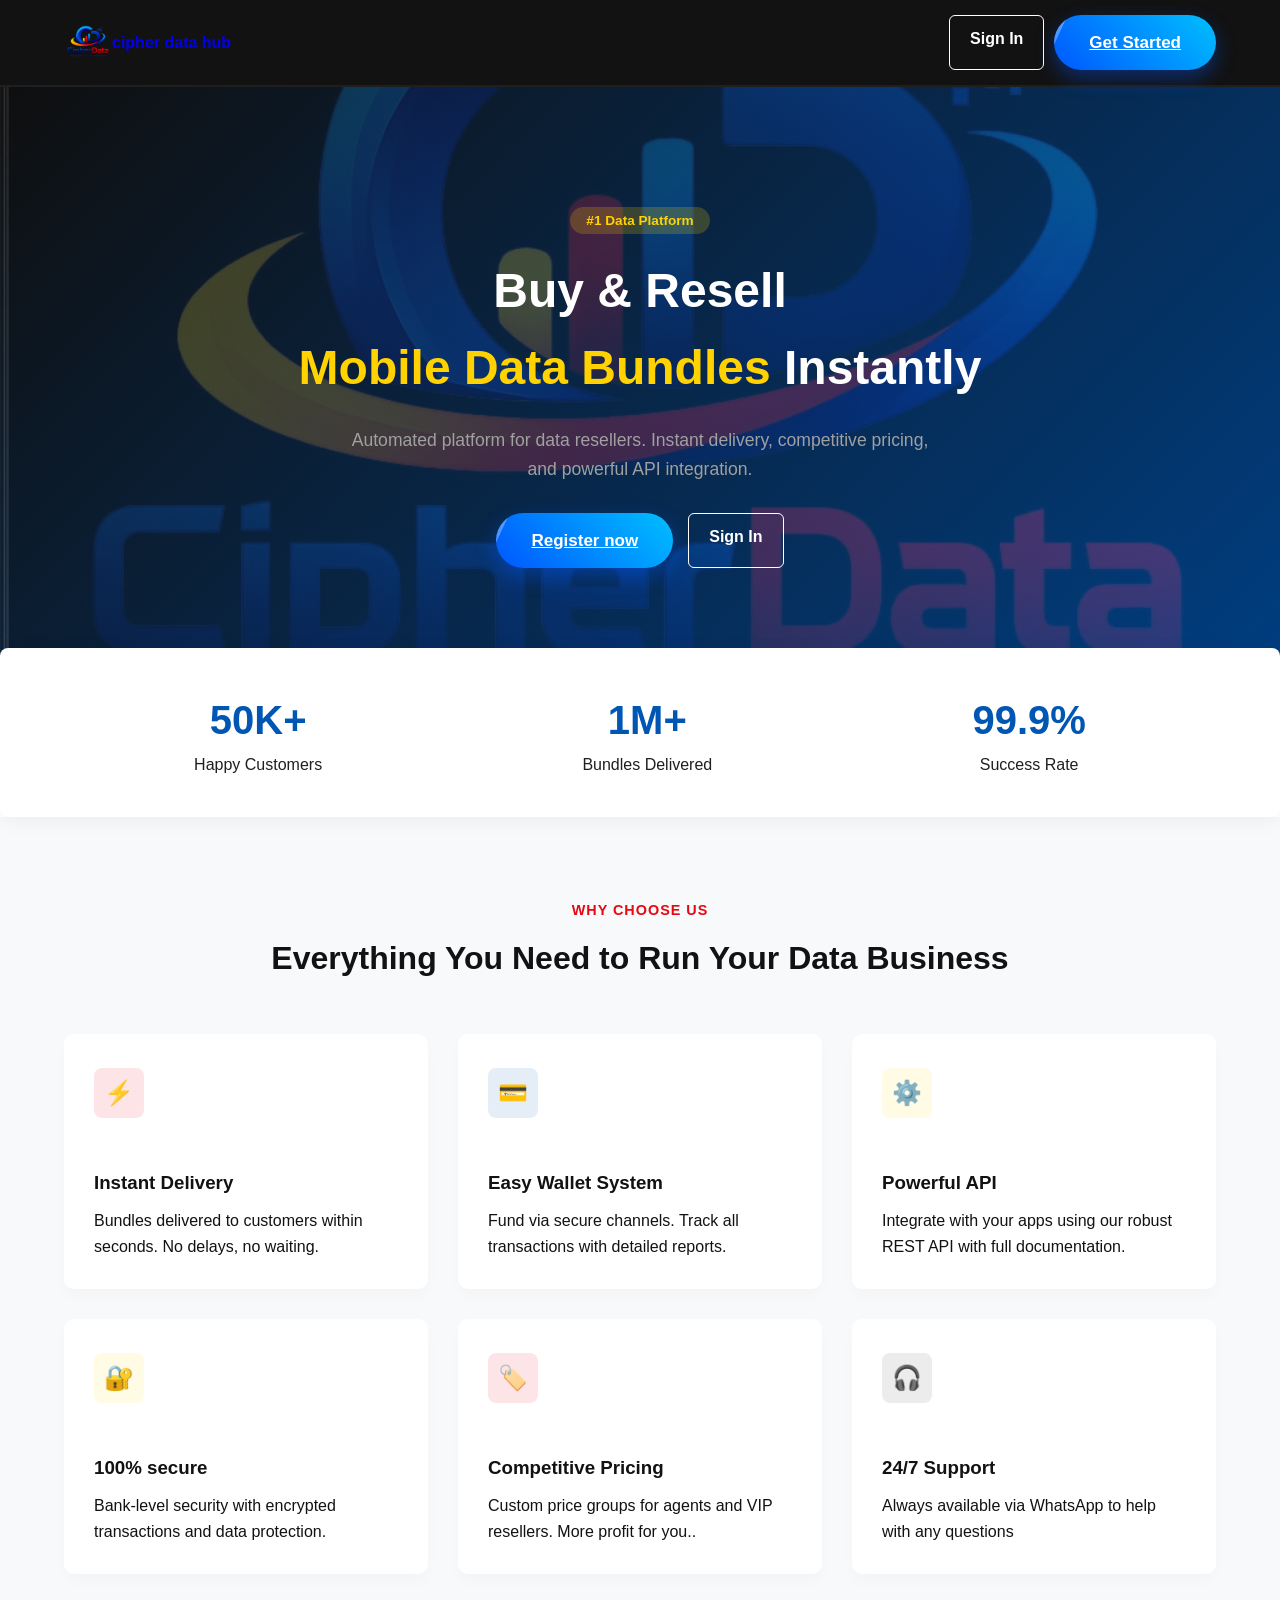
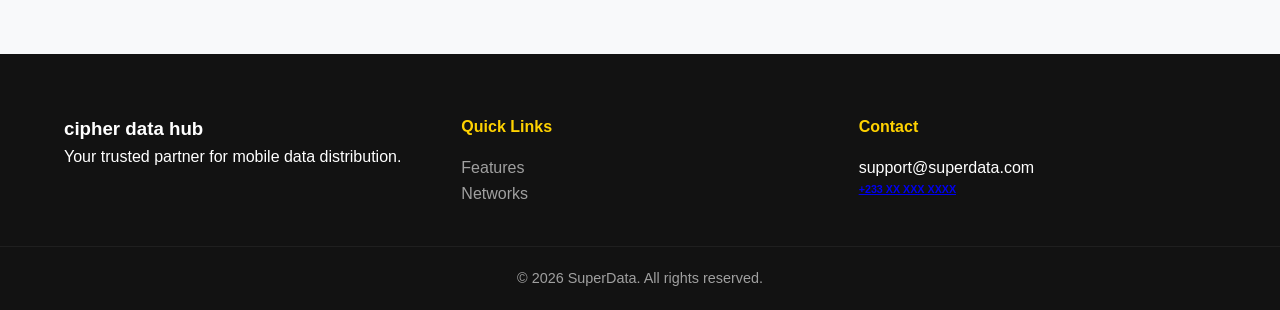
<file: index.html>
<!DOCTYPE html>
<html lang="en">
<head>
    <meta charset="UTF-8">
    <meta name="viewport" content="width=device-width, initial-scale=1.0">
    <title>CipherDataHub - Buy & Resell Mobile Data</title>
    <link rel="stylesheet" href="style.css">
        <link rel="icon" href="open.png" type="image/png">
</head>
<body>

    <header class="navbar">
        <div class="container nav-container">
            <a href="#" class="logo-group" aria-label="SuperData home">
                <img src="open.png" alt="SuperData logo" class="site-logo">
                <h4>cipher data hub</h4>
            </a>
            
            <!-- <nav class="nav-links">
                <a href="#">Features</a>
                <a href="#">Networks</a>
                <a href="#">How It Works</a>
            </nav> -->

            <div class="nav-actions">
                <a href="login.html" class="btn btn-outline">Sign In</a>
                <a href="register.html" class="staB">Get Started</a>
            </div>
        </div>
    </header>

    <section class="hero">
        <div class="container hero-container">
            <span class="badge">#1 Data Platform</span>
            <h1>Buy & Resell <br><span class="text-yellow">Mobile Data Bundles</span> Instantly</h1>
            <p>Automated platform for data resellers. Instant delivery, competitive pricing, and powerful API integration.</p>
            
                                <div class="hero-buttons">
                                    <a href="register.html" class="staB">Register now</a>
                                <a href="login.html" class="btn btn-outline-white">Sign In</a>
                        </div>
        </div>
    </section>

    <section class="stats">
        <div class="container stats-grid">
            <div class="stat-item">
                <h3>50K+</h3>
                <p>Happy Customers</p>
            </div>
            <div class="stat-item">
                <h3>1M+</h3>
                <p>Bundles Delivered</p>
            </div>
            <div class="stat-item">
                <h3>99.9%</h3>
                <p>Success Rate</p>
            </div>
        </div>
    </section>

    <section class="features">
        <div class="container">
            <div class="section-header">
                <span class="sub-badge">WHY CHOOSE US</span>
                <h2>Everything You Need to Run Your Data Business</h2>
            </div>

            <div class="features-grid">
                <div class="feature-card">
                    <div class="icon-box icon-red">⚡</div>
                    <h3>Instant Delivery</h3>
                    <p>Bundles delivered to customers within seconds. No delays, no waiting.</p>
                </div>
                <div class="feature-card">
                    <div class="icon-box icon-blue">💳</div>
                    <h3>Easy Wallet System</h3>
                    <p>Fund via secure channels. Track all transactions with detailed reports.</p>
                </div>
                <div class="feature-card">
                    <div class="icon-box icon-yellow">⚙️</div>
                    <h3>Powerful API</h3>
                    <p>Integrate with your apps using our robust REST API with full documentation.</p>
                </div>
                
                <div class="feature-card">
                    <div class="icon-box icon-yellow">🔐</div>
                    <h3>100% secure</h3>
                    <p>Bank-level security with encrypted transactions and data protection.</p>
                </div>
                <div class="feature-card">
                    <div class="icon-box icon-red">🏷️</div>
                    <h3>Competitive Pricing</h3>
                    <p>Custom price groups for agents and VIP resellers. More profit for you..</p>
                </div>
                 <div class="feature-card">
                    <div class="icon-box icon-gray">🎧</div>
                    <h3>24/7 Support</h3>
                    <p>Always available via WhatsApp to help with any questions</p>
                </div>
            </div>
            </div>
        </div>
    </section>

    <footer class="footer">
        <div class="container footer-grid">
            <div>
                <h3>cipher data hub</h3>
                <p>Your trusted partner for mobile data distribution.</p>
            </div>
            <div>
                <h4>Quick Links</h4>
                <ul>
                    <li><a href="#">Features</a></li>
                    <li><a href="#">Networks</a></li>
                </ul>
            </div>
            <div>
                <h4>Contact</h4>
                <p>support@superdata.com</p>
                <a href="http://"><p><h6>+233 XX XXX XXXX</h6></p></a>
            </div>
        </div>
        <div class="footer-bottom">
            <p>&copy; 2026 SuperData. All rights reserved.</p>
        </div>
    </footer>

</body>
</html>
</file>
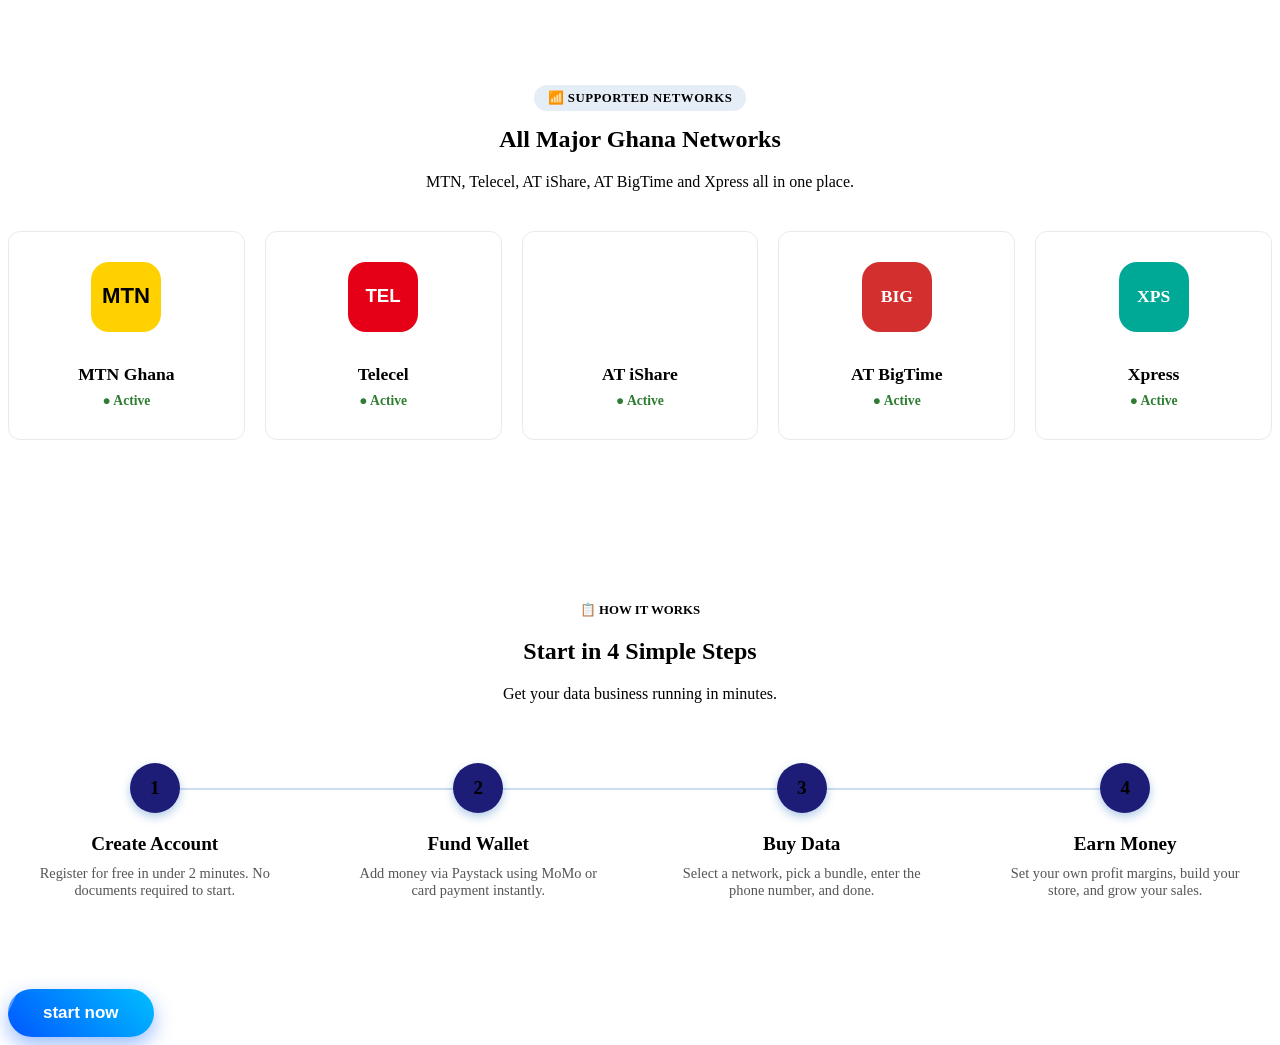
<file: info.html>
<!DOCTYPE html>
<html lang="en">
<head>
    <meta charset="UTF-8">
    <meta name="viewport" content="width=device-width, initial-scale=1.0">
    <title>Cheper Info</title>
        <link rel="icon" href="open.png" type="image/png">
</head>
<body>
   <section class="networks">
        <div class="container">
            <div class="section-header">
                <span class="badge-blue">📶 SUPPORTED NETWORKS</span>
                <h2>All Major Ghana Networks</h2>
                <p class="section-subtitle">MTN, Telecel, AT iShare, AT BigTime and Xpress all in one place.</p>
            </div>

            <div class="networks-grid">
                <div class="network-card">
                    <div class="network-logo network-logo-img mtn-bg">
                        <img src="mtn-logo.svg" alt="MTN logo">
                    </div>
                    <h3>MTN Ghana</h3>
                    <span class="status-active">● Active</span>
                </div>
                <div class="network-card">
                    <div class="network-logo network-logo-img telecel-bg">
                        <img src="telecel-logo.svg" alt="Telecel logo">
                    </div>
                    <h3>Telecel</h3>
                    <span class="status-active">● Active</span>
                </div>
                <div class="network-card">
                    <div class="network-logo at-bg">iSH</div>
                    <h3>AT iShare</h3>
                    <span class="status-active">● Active</span>
                </div>
                <div class="network-card">
                    <div class="network-logo bigtime-bg">BIG</div>
                    <h3>AT BigTime</h3>
                    <span class="status-active">● Active</span>
                </div>
                <div class="network-card">
                    <div class="network-logo xpress-bg">XPS</div>
                    <h3>Xpress</h3>
                    <span class="status-active">● Active</span>
                </div>
            </div>
        </div>
    </section>

    <section class="how-it-works">
        <div class="container">
            <div class="section-header">
                <span class="badge-outline">📋 HOW IT WORKS</span>
                <h2>Start in 4 Simple Steps</h2>
                <p class="section-subtitle">Get your data business running in minutes.</p>
            </div>

            <div class="steps-container">
                <div class="step-item">
                    <div class="step-number">1</div>
                    <h3>Create Account</h3>
                    <p>Register for free in under 2 minutes. No documents required to start.</p>
                </div>
                <div class="step-item">
                    <div class="step-number">2</div>
                    <h3>Fund Wallet</h3>
                    <p>Add money via Paystack using MoMo or card payment instantly.</p>
                </div>
                <div class="step-item">
                    <div class="step-number">3</div>
                    <h3>Buy Data</h3>
                    <p>Select a network, pick a bundle, enter the phone number, and done.</p>
                </div>
                <div class="step-item">
                    <div class="step-number">4</div>
                    <h3>Earn Money</h3>
                    <p>Set your own profit margins, build your store, and grow your sales.</p>
                </div>
            </div>
        </div>
    </section>
    <section>
        <button class="staB">start now</button>
    </section>
    <style>
        /* Networks Section */
.networks {
    padding: 80px 0;
    background-color: #FFFFFF;
    text-align: center;
}

.badge-blue {
    background-color: rgba(0, 86, 179, 0.1);
    color: var(--blue);
    padding: 6px 14px;
    border-radius: 20px;
    font-size: 0.8rem;
    font-weight: bold;
    letter-spacing: 0.5px;
}

.section-subtitle {
    color: var(--text-muted);
    margin-top: 10px;
    font-size: 1rem;
}

.networks-grid {
    display: grid;
    grid-template-columns: repeat(auto-fit, minmax(180px, 1fr));
    gap: 20px;
    margin-top: 40px;
}

.network-card {
    background: #FFFFFF;
    border: 1px solid #EAEAEA;
    border-radius: 12px;
    padding: 30px 20px;
    display: flex;
    flex-direction: column;
    align-items: center;
    transition: transform 0.2s, box-shadow 0.2s;
}

.network-card:hover {
    transform: translateY(-3px);
    box-shadow: 0 8px 24px rgba(0,0,0,0.05);
}

.network-logo {
    width: 70px;
    height: 70px;
    border-radius: 18px;
    display: flex;
    align-items: center;
    justify-content: center;
    font-weight: bold;
    color: #FFFFFF;
    font-size: 1.1rem;
    margin-bottom: 15px;
    overflow: hidden;
}

.network-logo img {
    width: 100%;
    height: 100%;
    object-fit: contain;
    display: block;
}

/* Network Specific Brand Colors */
.mtn-bg { background-color: var(--yellow); color: var(--black); }
.telecel-bg { background-color: var(--red); }
.at-bg { background-color: var(--blue); }
.bigtime-bg { background-color: #D32F2F; }
.xpress-bg { background-color: #00A896; }

.network-card h3 {
    font-size: 1.1rem;
    margin-bottom: 8px;
    color: var(--black);
}

.status-active {
    color: #2E7D32;
    font-size: 0.85rem;
    font-weight: 600;
}

/* How It Works Section */
.how-it-works {
    padding: 80px 0;
    background-color: var(--gray-light);
    text-align: center;
}

.badge-outline {
    border: 1px solid var(--blue);
    color: var(--blue);
    padding: 6px 14px;
    border-radius: 20px;
    font-size: 0.8rem;
    font-weight: bold;
}

.steps-container {
    display: grid;
    grid-template-columns: repeat(auto-fit, minmax(220px, 1fr));
    gap: 30px;
    margin-top: 50px;
    position: relative;
}

/* Line connecting steps on desktop screens */
@media (min-width: 992px) {
    .steps-container::before {
        content: '';
        position: absolute;
        top: 35px;
        left: 10%;
        width: 80%;
        height: 2px;
        background-color: rgba(0, 86, 179, 0.2);
        z-index: 1;
    }
}

.step-item {
    position: relative;
    z-index: 2;
    background: transparent;
    padding: 10px;
}

.step-number {
    width: 50px;
    height: 50px;
    background-color: rgb(29, 29, 119);
    color: var(--white);
    border-radius: 50%;
    display: flex;
    align-items: center;
    justify-content: center;
    font-weight: bold;
    font-size: 1.2rem;
    margin: 0 auto 20px;
    box-shadow: 0 4px 10px rgba(0, 86, 179, 0.3);
}

.step-item h3 {
    font-size: 1.2rem;
    margin-bottom: 10px;
    color: var(--black);
}

.step-item p {
    font-size: 0.9rem;
    color: #555555;
    max-width: 240px;
    margin: 0 auto;
}

/* Responsive fixes for small screens */
@media (max-width: 768px) {
    .networks-grid {
        grid-template-columns: repeat(2, 1fr); /* Two columns on mobile instead of row */
    }
    .steps-container {
        grid-template-columns: 1fr;
        gap: 40px;
    }
}
.staB {
    padding: 14px 35px;
    border: none;
    border-radius: 50px;
    background: linear-gradient(45deg, #0057ff, #00bfff);
    color: #fff;
    font-size: 17px;
    font-weight: bold;
    cursor: pointer;
    transition: all 0.3s ease;
    box-shadow: 0 8px 20px rgba(0, 87, 255, 0.4);
    position: relative;
    overflow: hidden;
}

.staB::before {
    content: "";
    position: absolute;
    top: 0;
    left: -100%;
    width: 100%;
    height: 100%;
    background: rgba(255,255,255,0.3);
    transform: skewX(-25deg);
    transition: 0.6s;
}

.staB:hover::before {
    left: 100%;
}

.staB:hover {
    transform: translateY(-5px) scale(1.05);
    box-shadow: 0 15px 30px rgba(0, 87, 255, 0.6);
}

.staB:active {
    transform: scale(0.95);
}
    </style> 
</body>
</html>
</file>
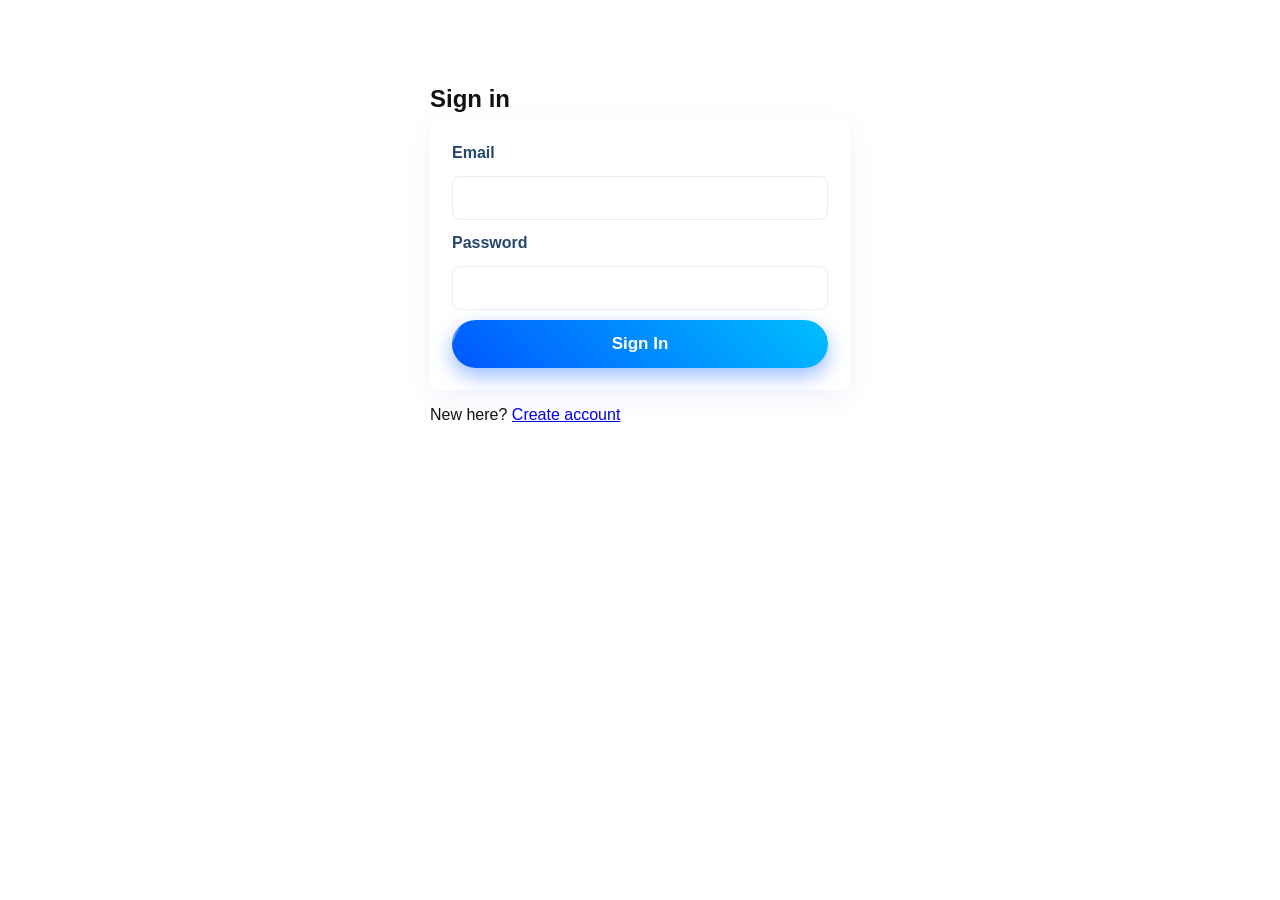
<file: login.html>
<!DOCTYPE html>
<html lang="en">
<head>
  <meta charset="utf-8">
  <meta name="viewport" content="width=device-width,initial-scale=1">
  <title>Login - CipherDataHub</title>
  <link rel="stylesheet" href="style.css">
</head>
<body>
  <div class="container" style="max-width:420px;margin:80px auto;">
    <h2>Sign in</h2>
    <form id="loginForm" class="auth-form">
      <label>Email</label>
      <input id="email" type="email" class="form-input" required>
      <label>Password</label>
      <input id="password" type="password" class="form-input" required>
      <button class="staB" type="submit">Sign In</button>
    </form>
    <p style="margin-top:12px">New here? <a href="register.html">Create account</a></p>
  </div>
  <script src="auth.js"></script>
  <script>
    document.getElementById('loginForm').addEventListener('submit', function(e){
      e.preventDefault();
      const email=document.getElementById('email').value.trim();
      const password=document.getElementById('password').value;
      const res=loginUser(email,password);
      if(!res.ok){ alert(res.msg); return; }
      alert('Signed in');
      window.location.href='index.html';
    });
  </script>
</body>
</html>
</file>
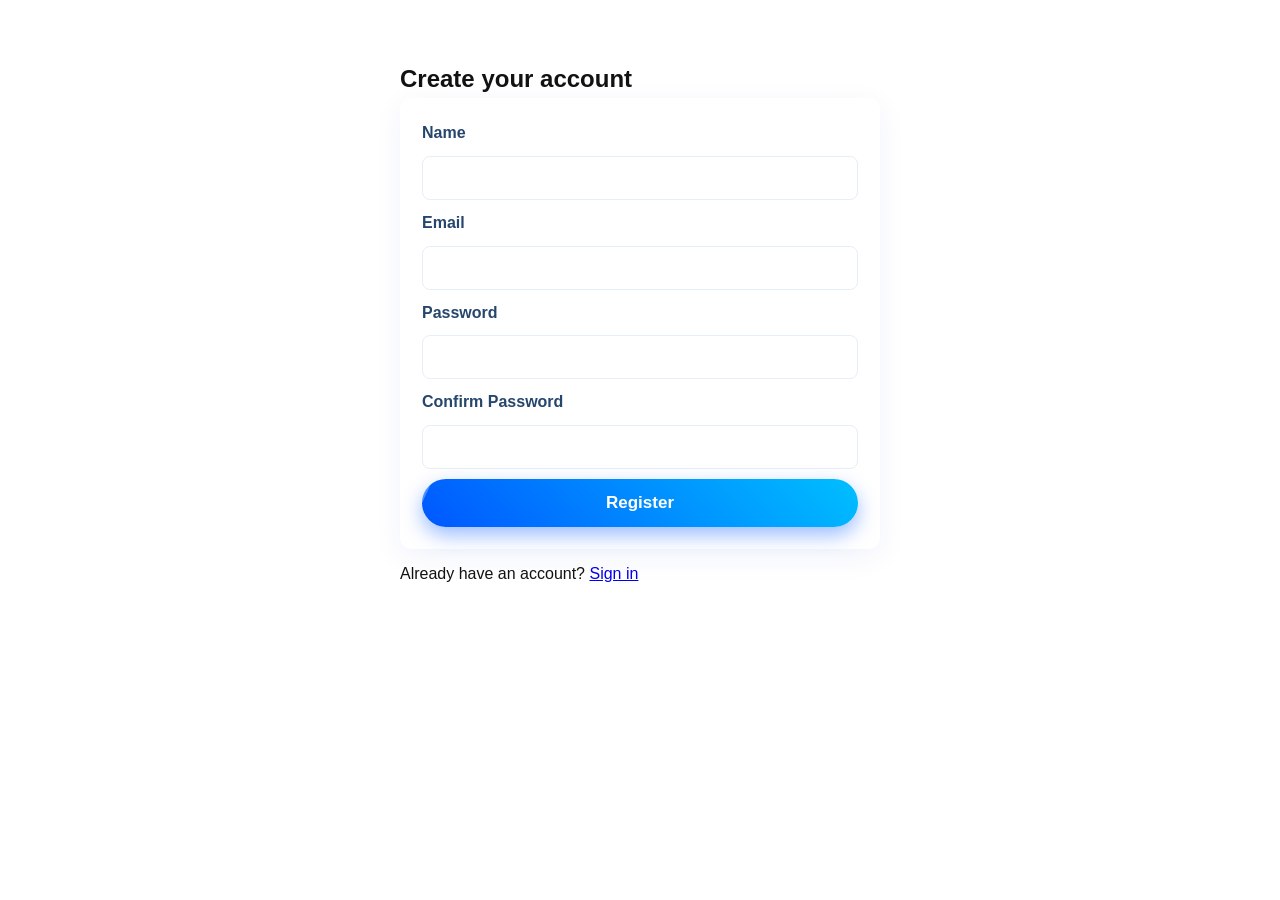
<file: register.html>
<!DOCTYPE html>
<html lang="en">
<head>
  <meta charset="utf-8">
  <meta name="viewport" content="width=device-width,initial-scale=1">
  <title>Register - CipherDataHub</title>
  <link rel="stylesheet" href="style.css">
</head>
<body>
  <div class="container" style="max-width:480px;margin:60px auto;">
    <h2>Create your account</h2>
    <form id="registerForm" class="auth-form">
      <label>Name</label>
      <input id="name" class="form-input" required>
      <label>Email</label>
      <input id="email" type="email" class="form-input" required>
      <label>Password</label>
      <input id="password" type="password" class="form-input" required>
      <label>Confirm Password</label>
      <input id="confirm" type="password" class="form-input" required>
      <button class="staB" type="submit">Register</button>
    </form>
    <p style="margin-top:12px">Already have an account? <a href="login.html">Sign in</a></p>
  </div>
  <script src="auth.js"></script>
  <script>
    document.getElementById('registerForm').addEventListener('submit', function(e){
      e.preventDefault();
      const name=document.getElementById('name').value.trim();
      const email=document.getElementById('email').value.trim();
      const password=document.getElementById('password').value;
      const confirm=document.getElementById('confirm').value;
      if(password!==confirm){ alert('Passwords do not match'); return; }
      const res=registerUser(name,email,password);
      if(!res.ok){ alert(res.msg); return; }
      alert('Registered — you are logged in');
      window.location.href='index.html';
    });
  </script>
</body>
</html>
</file>
<file: style.css>
/* Base Reset & Variables */
* {
    margin: 0;
    padding: 0;
    box-sizing: border-box;
    font-family: 'Segoe UI', Tahoma, Geneva, Verdana, sans-serif;
}

:root {
    --yellow: #FFD200;
    --red: #E50914;
    --blue: #0056B3;
    --white: #FFFFFF;
    --black: #121212;
    --gray-dark: #1F1F1F;
    --gray-light: #F8F9FA;
    --text-muted: #A0A0A0;
}

body {
    background-color: var(--white);
    color: var(--black);
    line-height: 1.6;
}

.container {
    width: 90%;
    max-width: 1200px;
    margin: 0 auto;
}

/* Navbar */
.navbar {
    background-color: var(--black);
    padding: 15px 0;
    position: sticky;
    top: 0;
    z-index: 1000;
    border-bottom: 2px solid var(--gray-dark);
}

.nav-container {
    display: flex;
    justify-content: space-between;
    align-items: center;
}

/* Logo */
.logo-group {
    display: flex;
    align-items: center;
    text-decoration: none;
}

.site-logo {
    height: 48px;
    width: auto;
    display: block;
}

.nav-links a {
    color: var(--white);
    text-decoration: none;
    margin: 0 15px;
    font-weight: 500;
    transition: color 0.3s;
}

.nav-links a:hover {
    color: var(--yellow);
}

.nav-actions {
    display: flex;
    gap: 10px;
}

/* Buttons */
.btn {
    padding: 10px 20px;
    border-radius: 6px;
    text-decoration: none;
    font-weight: 600;
    display: inline-block;
    transition: transform 0.2s, opacity 0.3s;
}

.btn:hover {
    transform: translateY(-2px);
}

.btn-yellow { background-color: var(--yellow); color: var(--black); }
.btn-blue { background-color: var(--blue); color: var(--white); }
.btn-outline { border: 1px solid var(--white); color: var(--white); }
.btn-outline-white { border: 1px solid var(--white); color: var(--white); }

/* Hero Section */
.hero {
    background-image: url('WhatsApp Image 2026-07-01 at 1.51.01 PM.jpeg');
    background-size: cover;
    background-repeat: no-repeat;
    background-position: center center;
    position: relative;
    color: var(--white);
    padding: 120px 0;
    text-align: center;
}

.hero::before {
    content: '';
    position: absolute;
    inset: 0;
    background: linear-gradient(135deg, rgba(18, 18, 18, 0.82) 0%, rgba(0, 86, 179, 0.72) 100%);
    z-index: 0;
}

.hero .container {
    position: relative;
    z-index: 1;
}

.badge {
    background-color: rgba(255, 210, 0, 0.2);
    color: var(--yellow);
    padding: 6px 16px;
    border-radius: 20px;
    font-size: 0.85rem;
    font-weight: bold;
}

.hero h1 {
    font-size: 3rem;
    margin: 20px 0;
    font-weight: 800;
}

.text-yellow { color: var(--yellow); }

.hero p {
    color: var(--text-muted);
    max-width: 600px;
    margin: 0 auto 30px;
    font-size: 1.1rem;
}

.hero-buttons {
    display: flex;
    justify-content: center;
    gap: 15px;
}

/* Stats Section */
.stats {
    background-color: var(--white);
    padding: 40px 0;
    box-shadow: 0 4px 20px rgba(0,0,0,0.05);
    margin-top: -40px;
    border-radius: 8px;
    position: relative;
    z-index: 10;
}

.stats-grid {
    display: flex;
    justify-content: space-around;
    text-align: center;
}

.stat-item h3 {
    font-size: 2.5rem;
    color: var(--blue);
}

.stat-item p {
    color: var(--gray-dark);
    font-weight: 500;
}

/* Features Section */
.features {
    padding: 80px 0;
    background-color: var(--gray-light);
}

.section-header {
    text-align: center;
    margin-bottom: 50px;
}

.sub-badge {
    color: var(--red);
    font-weight: bold;
    font-size: 0.9rem;
    letter-spacing: 1px;
}

.section-header h2 {
    font-size: 2rem;
    margin-top: 10px;
}

.features-grid {
    display: grid;
    grid-template-columns: repeat(auto-fit, minmax(280px, 1fr));
    gap: 30px;
}

.feature-card {
    background-color: var(--white);
    padding: 30px;
    border-radius: 10px;
    box-shadow: 0 8px 14px rgba(0, 0, 0, 0.02);
    border-top: 4px solid transparent;
    transition: transform 0.3s;
}

.feature-card:hover {
    transform: translatex(-5px);
    border-top-color: var(--blue);
}

.icon-box {
    width: 50px;
    height: 50px;
    border-radius: 8px;
    display: flex;
    align-items: center;
    justify-content: center;
    font-size: 1.5rem;
    margin-bottom: 50px;
}

.icon-blue { background-color: rgba(0, 86, 179, 0.1); }
.icon-red { background-color: rgba(229, 9, 20, 0.1); }
.icon-yellow { background-color: rgba(255, 210, 0, 0.1); }
.icon-gray { background-color: rgba(71, 70, 70, 0.1); }

.feature-card h3 {
    margin-bottom: 10px;
}

/* Footer */
.footer {
    background-color: var(--black);
    color: var(--white);
    padding: 60px 0 20px;
}

.footer-grid {
    display: grid;
    grid-template-columns: repeat(auto-fit, minmax(200px, 1fr));
    gap: 40px;
    margin-bottom: 40px;
}

.footer h4 {
    color: var(--yellow);
    margin-bottom: 15px;
}

.footer ul {
    list-style: none;
}

.footer ul li a {
    color: var(--text-muted);
    text-decoration: none;
}

.footer-bottom {
    text-align: center;
    border-top: 1px solid var(--gray-dark);
    padding-top: 20px;
    color: var(--text-muted);
    font-size: 0.9rem;
}

/* Mobile Responsiveness Media Queries */
@media (max-width: 768px) {
    .nav-container {
        flex-direction: column;
        gap: 15px;
    }
    
    .nav-links {
        display: flex;
        flex-wrap: wrap;
        justify-content: center;
        gap: 10px;
    }

    .nav-links a {
        margin: 0;
    }

    .hero h1 {
        font-size: 2rem;
    }

    .stats-grid {
        flex-direction: column;
        gap: 20px;
    }
}
.staB {
    padding: 14px 35px;
    border: none;
    border-radius: 50px;
    background: linear-gradient(45deg, #0057ff, #00bfff);
    color: #fff;
    font-size: 17px;
    font-weight: bold;
    cursor: pointer;
    transition: all 0.3s ease;
    box-shadow: 0 8px 20px rgba(0, 87, 255, 0.4);
    position: relative;
    overflow: hidden;
}

.staB::before {
    content: "";
    position: absolute;
    top: 0;
    left: -100%;
    width: 100%;
    height: 100%;
    background: rgba(255,255,255,0.3);
    transform: skewX(-25deg);
    transition: 0.6s;
}

.staB:hover::before {
    left: 100%;
}

.staB:hover {
    transform: translateY(-5px) scale(1.05);
    box-shadow: 0 15px 30px rgba(0, 87, 255, 0.6);
}

.staB:active {
    transform: scale(0.95);
}

/* Auth form styles */
.auth-form {
    display: flex;
    flex-direction: column;
    gap: 10px;
    background: rgba(255,255,255,0.9);
    padding: 22px;
    border-radius: 12px;
    box-shadow: 0 8px 30px rgba(3,44,179,0.06);
}
.form-input {
    padding: 12px 14px;
    border: 1px solid #E6EEF9;
    border-radius: 8px;
    font-size: 1rem;
}
.auth-form label { font-weight: 600; color: #26466d; }
</file>
